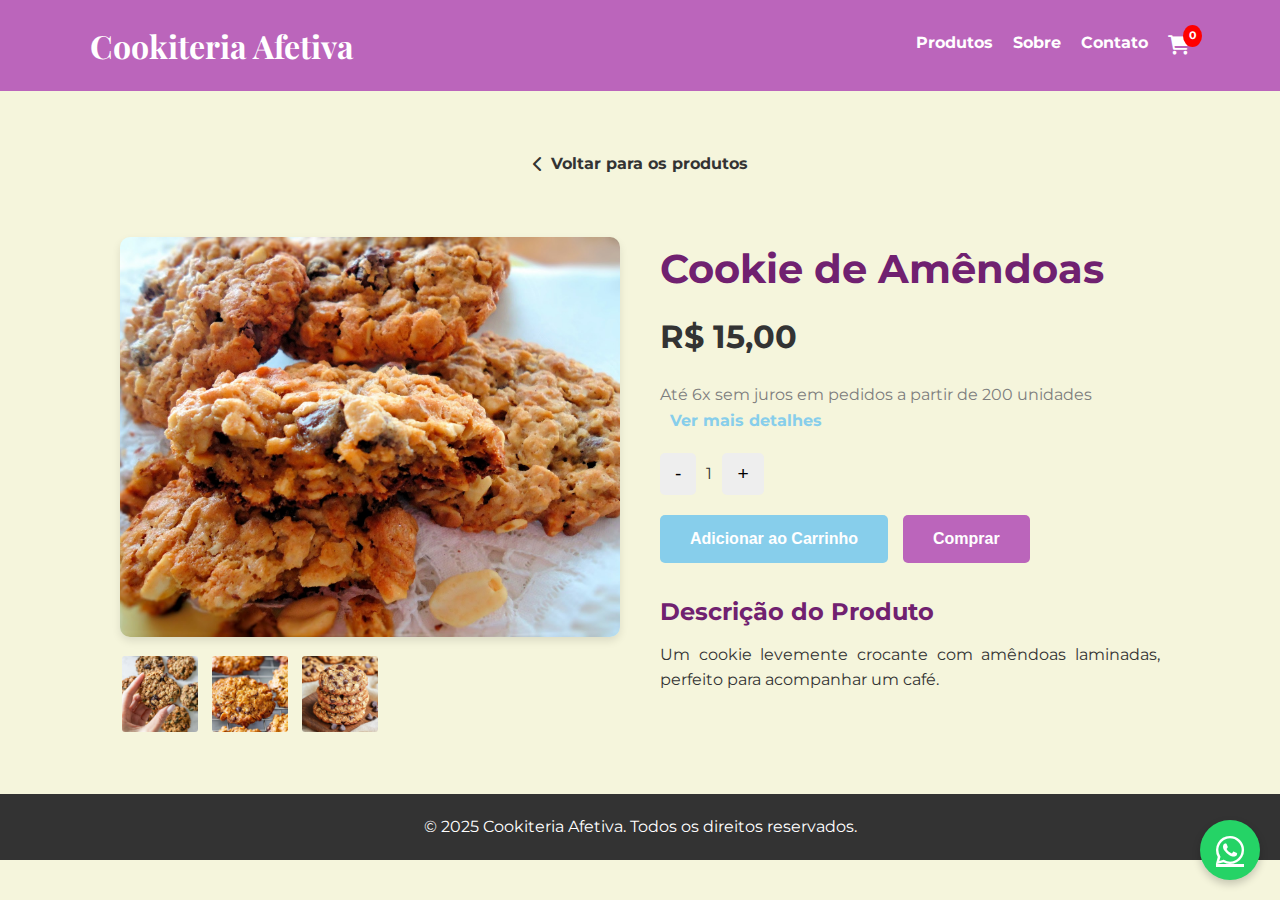
<file: amendoas.html>
<!DOCTYPE html>
<html lang="pt-BR">
<head>
    <meta charset="UTF-8">
    <meta name="viewport" content="width=device-width, initial-scale=1.0">
    <title>Cookie de Amêndoas - Cookiteria Afetiva</title>
    <link rel="stylesheet" href="style.css">
    <link rel="stylesheet" href="https://cdnjs.cloudflare.com/ajax/libs/font-awesome/6.0.0-beta3/css/all.min.css">
    <link rel="preconnect" href="https://fonts.googleapis.com">
    <link rel="preconnect" href="https://fonts.gstatic.com" crossorigin>
    <link href="https://fonts.googleapis.com/css2?family=Montserrat:wght@400;700&family=Playfair+Display:wght@700&display=swap" rel="stylesheet">
</head>
<body>

    <header>
        <div class="container header-container">
            <div class="navbar-brand">
                <a href="index.html">
                    <h1>Cookiteria Afetiva</h1>
                </a>
            </div>
            <nav>
                <ul>
                    <li><a href="index.html#produtos">Produtos</a></li>
                    <li><a href="index.html#sobre">Sobre</a></li>
                    <li><a href="index.html#contato">Contato</a></li>
                    <li>
                        <a href="carrinho.html" class="cart-icon">
                            <i class="fas fa-shopping-cart"></i>
                            <span class="cart-count">0</span>
                        </a>
                    </li>
                </ul>
            </nav>
        </div>
    </header>

    <main class="product-page">
        <div class="container product-container">
            <a href="index.html#produtos" class="back-link">
                <i class="fas fa-chevron-left"></i> Voltar para os produtos
            </a>
            <div class="product-container">
                <div class="product-images">
                    <div class="main-image">
                        <img src="" alt="" id="main-image">
                    </div>
                    <div class="thumbnail-images">
                        </div>
                </div>
                <div class="product-details">
                    <h2 class="product-name"></h2>
                    <p class="product-price"></p>
                    <div class="payment-info">
                        <p>Até 6x sem juros em pedidos a partir de 200 unidades</p>
                        <a href="#" class="details-link">Ver mais detalhes</a>
                    </div>
                    <div class="quantity-selector">
                        <button class="quantity-button minus">-</button>
                        <span id="quantity">1</span>
                        <button class="quantity-button plus">+</button>
                    </div>
                    <div class="action-buttons">
                        <button class="btn btn-add-to-cart">Adicionar ao Carrinho</button>
                        <button class="btn btn-buy">Comprar</button>
                    </div>
                    <div class="product-description">
                        <h3>Descrição do Produto</h3>
                        <p></p>
                    </div>
                </div>
            </div>
        </div>
    </main>

    <footer>
        <div class="container">
            <p>&copy; 2025 Cookiteria Afetiva. Todos os direitos reservados.</p>
        </div>
    </footer>

    <a href="https://wa.me/5591984579361" class="whatsapp-button" target="_blank" title="Fale conosco no WhatsApp">
        <i class="fab fa-whatsapp"></i>
    </a>

    <script src="shared.js"></script>

    <script src="data.js"></script>
    
    <script src="product_script.js"></script>

    <div class="notification" id="cart-notification">
    <i class="fas fa-check-circle"></i>
    <span id="notification-message"></span>
</div>
</body>
</html>
</file>
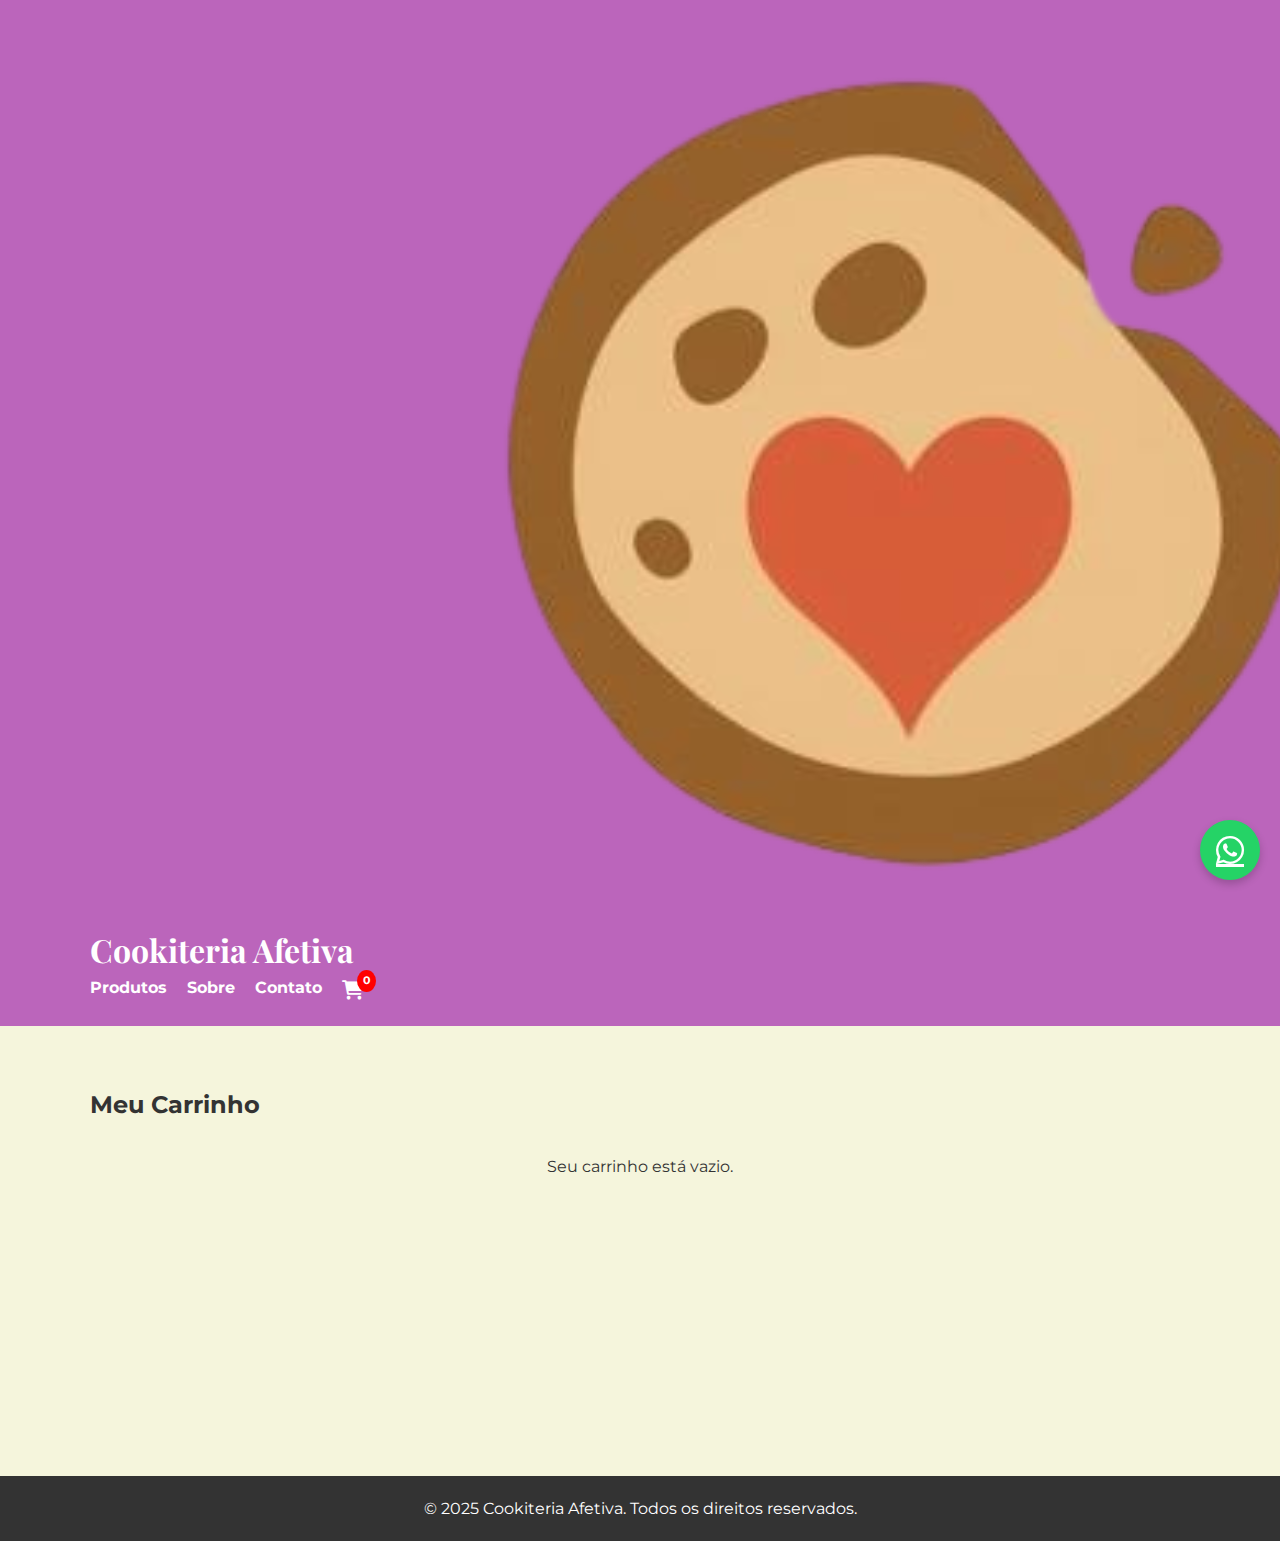
<file: carrinho.html>
<!DOCTYPE html>
<html lang="pt-BR">
<head>
    <meta charset="UTF-8">
    <meta name="viewport" content="width=device-width, initial-scale=1.0">
    <title>Meu Carrinho - Cookiteria Afetiva</title>
    <link rel="stylesheet" href="style.css">
    <link rel="stylesheet" href="https://cdnjs.cloudflare.com/ajax/libs/font-awesome/6.0.0-beta3/css/all.min.css">
    <link rel="preconnect" href="https://fonts.googleapis.com">
    <link rel="preconnect" href="https://fonts.gstatic.com" crossorigin>
    <link href="https://fonts.googleapis.com/css2?family=Montserrat:wght@400;700&family=Playfair+Display:wght@700&display=swap" rel="stylesheet">
</head>
<body>

    <header>
        <div class="container header-container">
            <div class="navbar-brand">
                <a href="index.html">
                    <img src="imagens/logomarca.png" alt="Logomarca Cookiteria Afetiva" class="logo">
                    <h1>Cookiteria Afetiva</h1>
                </a>
            </div>
            <nav>
                <ul>
                    <li><a href="index.html#produtos">Produtos</a></li>
                    <li><a href="index.html#sobre">Sobre</a></li>
                    <li><a href="index.html#contato">Contato</a></li>
                    <li>
                        <a href="carrinho.html" class="cart-icon">
                            <i class="fas fa-shopping-cart"></i>
                            <span class="cart-count">0</span>
                        </a>
                    </li>
                </ul>
            </nav>
        </div>
    </header>

    <main class="cart-page">
        <div class="container">
            <h2>Meu Carrinho</h2>
            
            <div id="cart-items">
                </div>
            
            <div id="cart-summary">
                <p id="cart-subtotal">Subtotal: R$ 0,00</p>
                <div class="button-group">
                    <a href="index.html" id="continue-shopping-button" class="btn">Continuar Comprando</a>
                    <button id="clear-cart-button" class="btn btn-primary">Esvaziar Carrinho</button>
                    <a href="agendar.html" id="checkout-button" class="btn btn-primary">Continuar para Agendamento</a>

                </div>
            </div>

            <p id="empty-cart-message" style="display:none; text-align:center;">Seu carrinho está vazio.</p>

        </div>
    </main>

    <footer>
        <div class="container">
            <p>&copy; 2025 Cookiteria Afetiva. Todos os direitos reservados.</p>
        </div>
    </footer>

    <a href="https://wa.me/5591984579361" class="whatsapp-button" target="_blank" title="Fale conosco no WhatsApp">
        <i class="fab fa-whatsapp"></i>
    </a>

    <script src="shared.js"></script>

    <script src="data.js"></script>
    
    <script src="cart_script.js"></script>
</body>
</html>
</file>
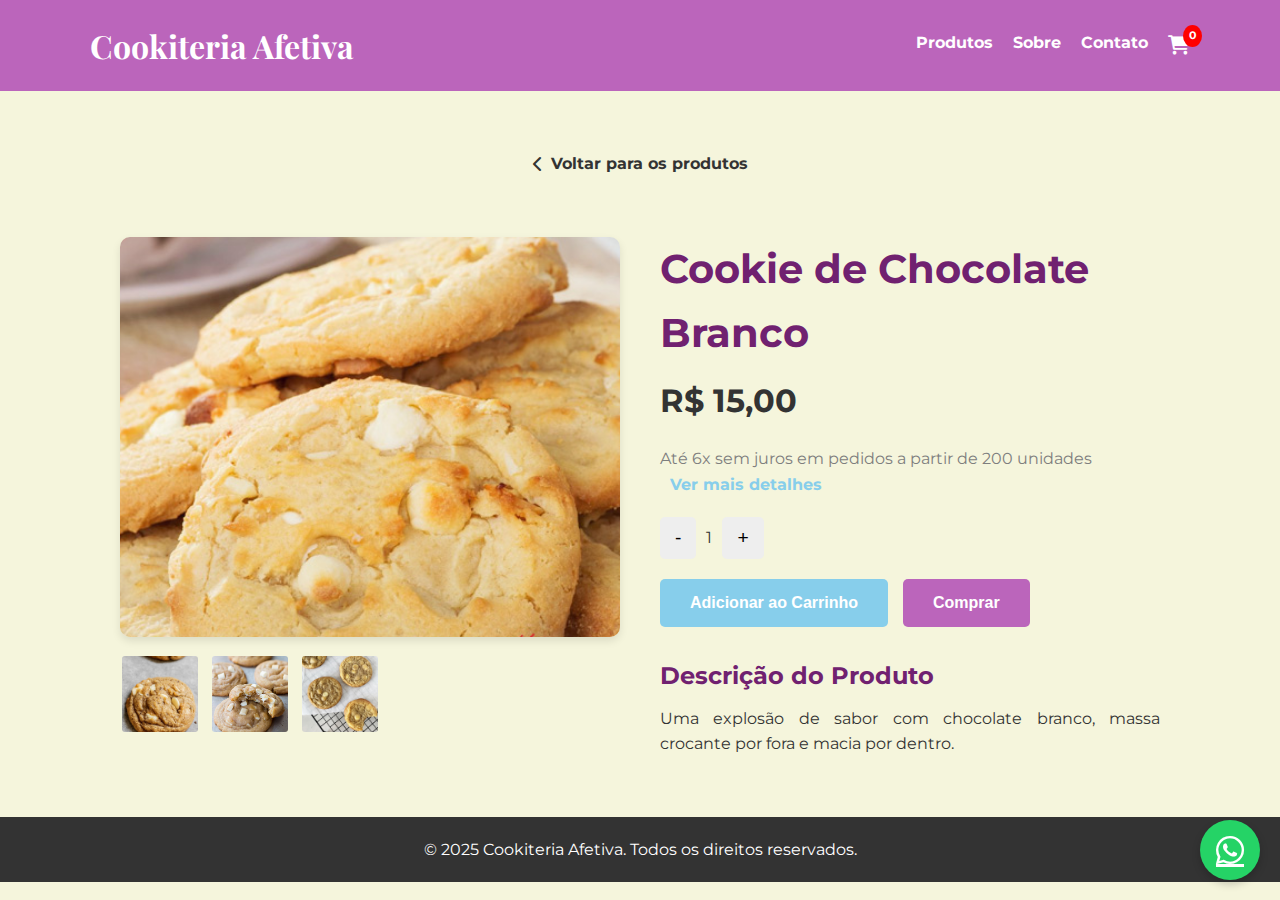
<file: chocolate-branco.html>
<!DOCTYPE html>
<html lang="pt-BR">
<head>
    <meta charset="UTF-8">
    <meta name="viewport" content="width=device-width, initial-scale=1.0">
    <title>Cookie de Chocolate Branco - Cookiteria Afetiva</title>
    <link rel="stylesheet" href="style.css">
    <link rel="stylesheet" href="https://cdnjs.cloudflare.com/ajax/libs/font-awesome/6.0.0-beta3/css/all.min.css">
    <link rel="preconnect" href="https://fonts.googleapis.com">
    <link rel="preconnect" href="https://fonts.gstatic.com" crossorigin>
    <link href="https://fonts.googleapis.com/css2?family=Montserrat:wght@400;700&family=Playfair+Display:wght@700&display=swap" rel="stylesheet">
</head>
<body>

    <header>
        <div class="container header-container">
            <div class="navbar-brand">
                <a href="index.html">
                    <h1>Cookiteria Afetiva</h1>
                </a>
            </div>
            <nav>
                <ul>
                    <li><a href="index.html#produtos">Produtos</a></li>
                    <li><a href="index.html#sobre">Sobre</a></li>
                    <li><a href="index.html#contato">Contato</a></li>
                    <li>
                        <a href="carrinho.html" class="cart-icon">
                            <i class="fas fa-shopping-cart"></i>
                            <span class="cart-count">0</span>
                        </a>
                    </li>
                </ul>
            </nav>
        </div>
    </header>

    <main class="product-page">
        <div class="container product-container">
            <a href="index.html#produtos" class="back-link">
                <i class="fas fa-chevron-left"></i> Voltar para os produtos
            </a>
            <div class="product-container">
                <div class="product-images">
                    <div class="main-image">
                        <img src="" alt="" id="main-image">
                    </div>
                    <div class="thumbnail-images">
                        </div>
                </div>
                <div class="product-details">
                    <h2 class="product-name"></h2>
                    <p class="product-price"></p>
                    <div class="payment-info">
                        <p>Até 6x sem juros em pedidos a partir de 200 unidades</p>
                        <a href="#" class="details-link">Ver mais detalhes</a>
                    </div>
                    <div class="quantity-selector">
                        <button class="quantity-button minus">-</button>
                        <span id="quantity">1</span>
                        <button class="quantity-button plus">+</button>
                    </div>
                    <div class="action-buttons">
                        <button class="btn btn-add-to-cart">Adicionar ao Carrinho</button>
                        <button class="btn btn-buy">Comprar</button>
                    </div>
                    <div class="product-description">
                        <h3>Descrição do Produto</h3>
                        <p></p>
                    </div>
                </div>
            </div>
        </div>
    </main>

    <footer>
        <div class="container">
            <p>&copy; 2025 Cookiteria Afetiva. Todos os direitos reservados.</p>
        </div>
    </footer>

    <a href="https://wa.me/5591984579361" class="whatsapp-button" target="_blank" title="Fale conosco no WhatsApp">
        <i class="fab fa-whatsapp"></i>
    </a>

    <script src="shared.js"></script>

    <script src="data.js"></script>
    
    <script src="product_script.js"></script>

    <div class="notification" id="cart-notification">
    <i class="fas fa-check-circle"></i>
    <span id="notification-message"></span>
</div>
</body>
</html>
</file>
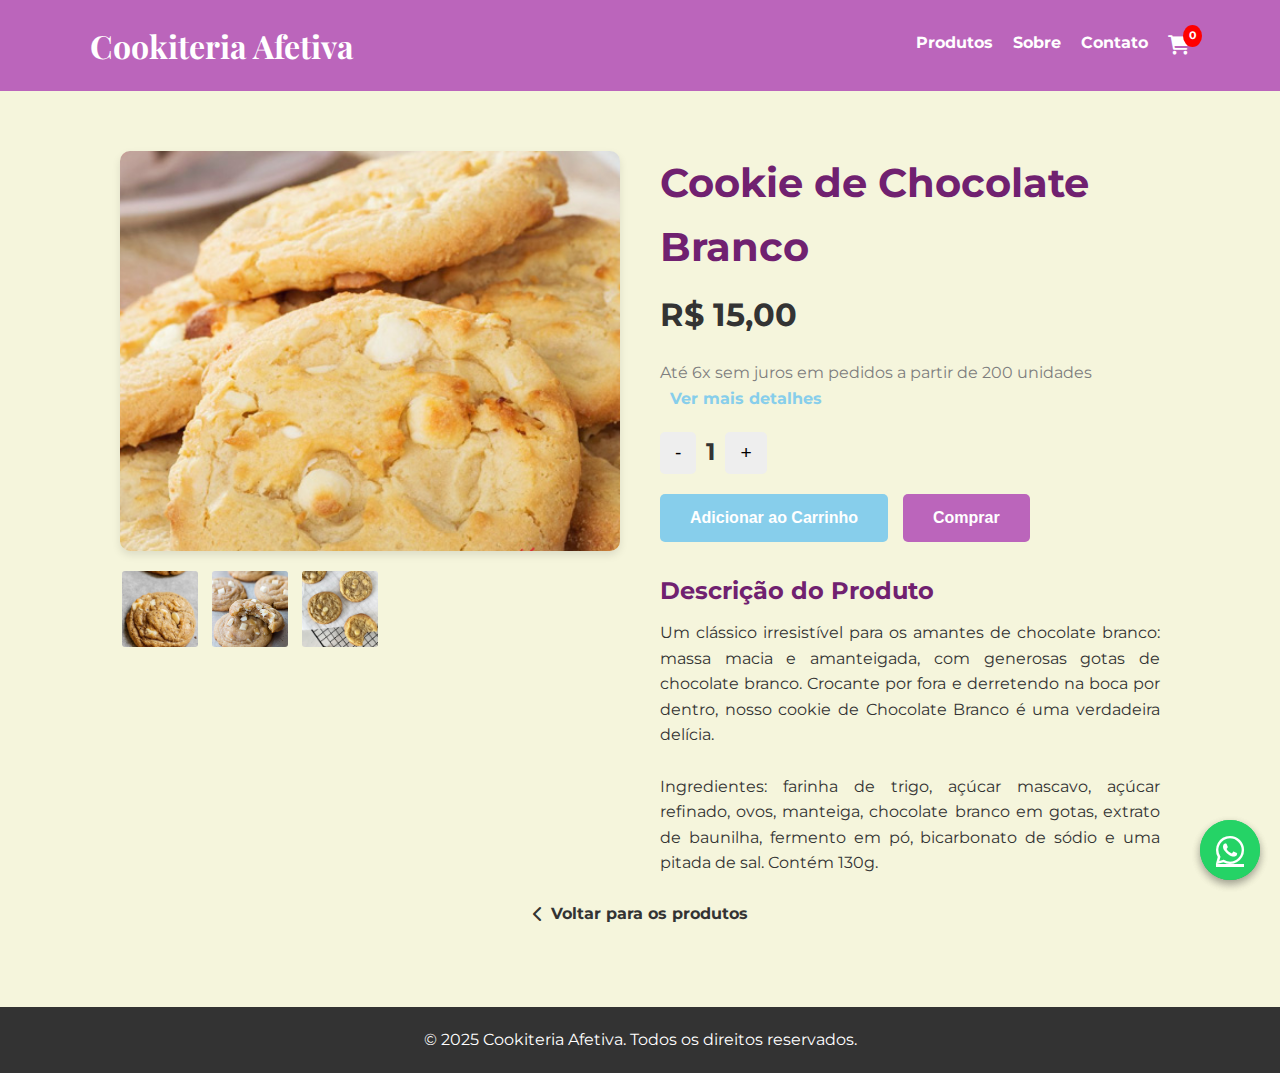
<file: chocolate_branco.html>
<!DOCTYPE html>
<html lang="pt-BR">
<head>
    <meta charset="UTF-8">
    <meta name="viewport" content="width=device-width, initial-scale=1.0">
    <title>Cookie de Chocolate Branco - Cookiteria Afetiva</title>
    <link rel="stylesheet" href="style.css">
    <link rel="stylesheet" href="https://cdnjs.cloudflare.com/ajax/libs/font-awesome/6.0.0-beta3/css/all.min.css">
    <link rel="preconnect" href="https://fonts.googleapis.com">
    <link rel="preconnect" href="https://fonts.gstatic.com" crossorigin>
    <link href="https://fonts.googleapis.com/css2?family=Montserrat:wght@400;700&family=Playfair+Display:wght@700&display=swap" rel="stylesheet">
</head>
<body>

    <header>
        <div class="container header-container">
            <div class="navbar-brand">
                <a href="index.html">
                    <h1>Cookiteria Afetiva</h1>
                </a>
            </div>
            <nav>
                <ul>
                    <li><a href="index.html#produtos">Produtos</a></li>
                    <li><a href="index.html#sobre">Sobre</a></li>
                    <li><a href="index.html#contato">Contato</a></li>
                    <li>
                        <a href="carrinho.html" class="cart-icon">
                            <i class="fas fa-shopping-cart"></i>
                            <span class="cart-count">0</span>
                        </a>
                    </li>
                </ul>
            </nav>
        </div>
    </header>

    <main class="product-page">
        <div class="container product-container">
            <div class="product-images">
                <div class="main-image">
                    <img src="imagens/chocolate_branco.jpg" alt="Cookie de Chocolate Branco">
                </div>
                <div class="thumbnail-images">
                    <img src="imagens/chocolate_branco_mini01.jpg" alt="Miniatura 1">
                    <img src="imagens/chocolate_branco_mini02.jpg" alt="Miniatura 2">
                    <img src="imagens/chocolate_branco_mini03.jpg" alt="Miniatura 3">
                </div>
            </div>

            <div class="product-details">
                <h2 class="product-name">Cookie de Chocolate Branco</h2>
                <p class="product-price">R$ 15,00</p>
                <div class="payment-info">
                    <p>Até 6x sem juros em pedidos a partir de 200 unidades</p>
                    <a href="#" class="details-link">Ver mais detalhes</a>
                </div>

                <div class="quantity-selector">
                    <button class="quantity-button minus">-</button>
                    <span class="quantity">1</span>
                    <button class="quantity-button plus">+</button>
                </div>

                <div class="action-buttons">
                    <button class="btn btn-add-to-cart">Adicionar ao Carrinho</button>
                    <button class="btn btn-buy">Comprar</button>
                </div>

            <div class="product-description">
                <h3>Descrição do Produto</h3>
                    <p>Um clássico irresistível para os amantes de chocolate branco: massa macia e amanteigada, com generosas gotas de chocolate branco. Crocante por fora e derretendo na boca por dentro, nosso cookie de Chocolate Branco é uma verdadeira delícia.</p>
                    <br>
                    <p>Ingredientes: farinha de trigo, açúcar mascavo, açúcar refinado, ovos, manteiga, chocolate branco em gotas, extrato de baunilha, fermento em pó, bicarbonato de sódio e uma pitada de sal. Contém 130g.</p>
            </div>
            </div>
        </div>
        <br>
        <div class="container product-container">
            <a href="index.html#produtos" class="back-link">
                <i class="fas fa-chevron-left"></i> Voltar para os produtos
            </a>
        </div>
    </main>

    <footer>
        <div class="container">
            <p>&copy; 2025 Cookiteria Afetiva. Todos os direitos reservados.</p>
        </div>
    </footer>

    <a href="https://wa.me/5591984579361" class="whatsapp-button" target="_blank" title="Fale conosco no WhatsApp">
        <i class="fab fa-whatsapp"></i>
    </a>
        <a href="https://wa.me/5591984579361" class="whatsapp-button" target="_blank" title="Fale conosco no WhatsApp">
        <i class="fab fa-whatsapp"></i>
    </a>

    <script src="shared.js"></script>
    <script src="product_script.js"></script>

    <div class="notification" id="cart-notification">
    <i class="fas fa-check-circle"></i>
    <span id="notification-message"></span>
</div>
</body>
</html>
</file>
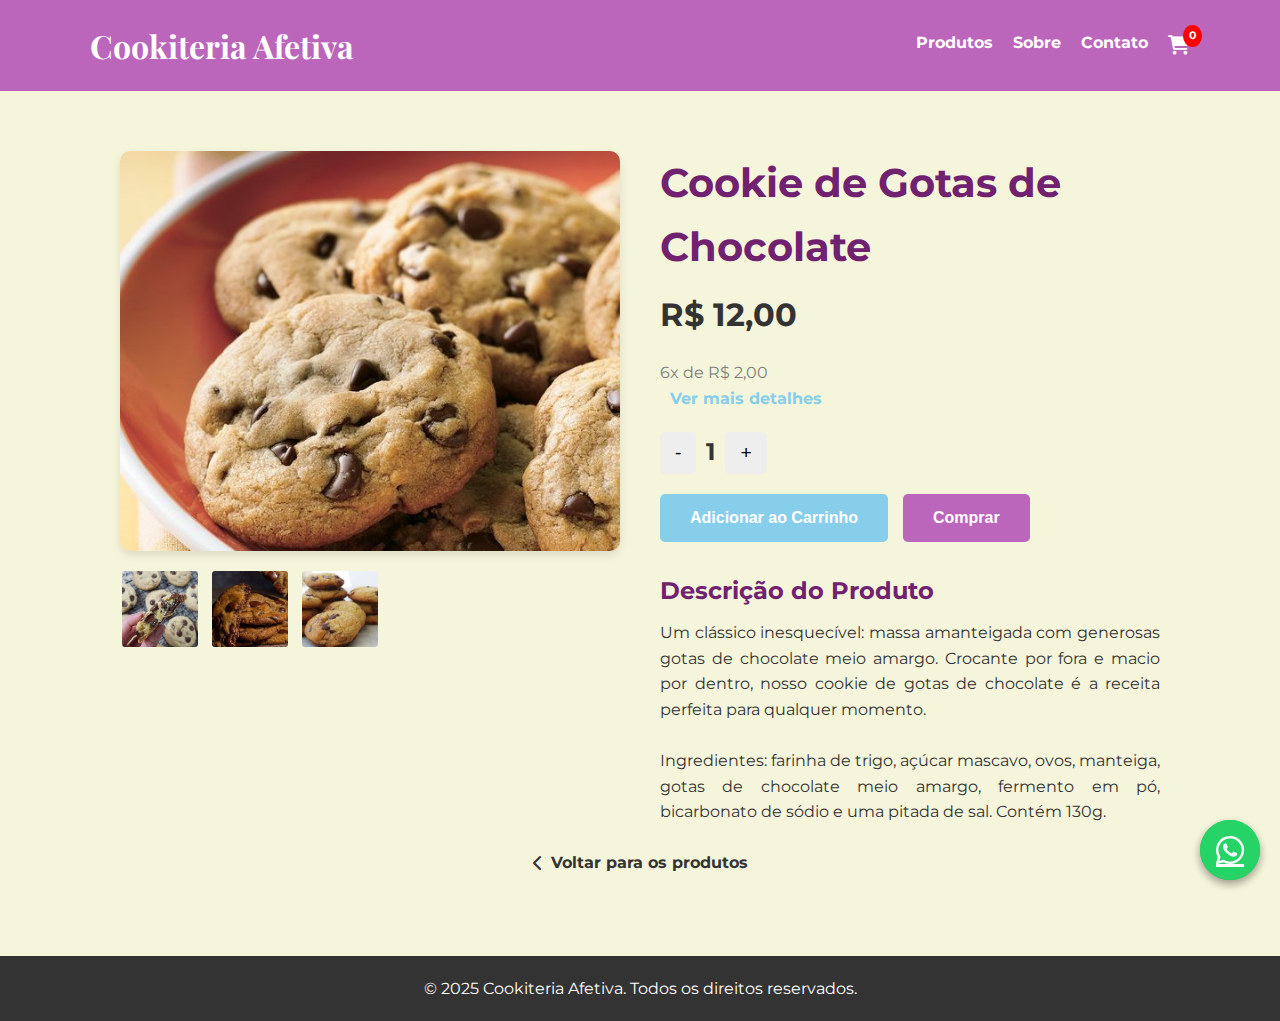
<file: gotas-chocolate.html>
<!DOCTYPE html>
<html lang="pt-BR">
<head>
    <meta charset="UTF-8">
    <meta name="viewport" content="width=device-width, initial-scale=1.0">
    <title>Cookie de Gotas de Chocolate - Cookiteria Afetiva</title>
    <link rel="stylesheet" href="style.css">
    <link rel="stylesheet" href="https://cdnjs.cloudflare.com/ajax/libs/font-awesome/6.0.0-beta3/css/all.min.css">
    <link rel="preconnect" href="https://fonts.googleapis.com">
    <link rel="preconnect" href="https://fonts.gstatic.com" crossorigin>
    <link href="https://fonts.googleapis.com/css2?family=Montserrat:wght@400;700&family=Playfair+Display:wght@700&display=swap" rel="stylesheet">
</head>
<body>

    <header>
        <div class="container header-container">
            <div class="navbar-brand">
                <a href="index.html">
                    <h1>Cookiteria Afetiva</h1>
                </a>
            </div>
            <nav>
                <ul>
                    <li><a href="index.html#produtos">Produtos</a></li>
                    <li><a href="index.html#sobre">Sobre</a></li>
                    <li><a href="index.html#contato">Contato</a></li>
                    <li>
                        <a href="carrinho.html" class="cart-icon">
                            <i class="fas fa-shopping-cart"></i>
                            <span class="cart-count">0</span>
                        </a>
                    </li>
                </ul>
            </nav>
        </div>
    </header>

    <main class="product-page">
        <div class="container product-container">
            <div class="product-images">
                <div class="main-image">
                    <img src="imagens/gotas_de_chocolate.jpg" alt="Cookie de Gotas de Chocolate">
                </div>
                <div class="thumbnail-images">
                    <img src="imagens/gotas_de_chocolate_mini01.jpg" alt="Miniatura 1">
                    <img src="imagens/gotas_de_chocolate_mini02.jpg" alt="Miniatura 2">
                    <img src="imagens/gotas_de_chocolate_mini03.jpg" alt="Miniatura 3">
                </div>
            </div>

            <div class="product-details">
                <h2 class="product-name">Cookie de Gotas de Chocolate</h2>
                <p class="product-price">R$ 12,00</p>
                <div class="payment-info">
                    <p>6x de R$ 2,00</p>
                    <a href="#" class="details-link">Ver mais detalhes</a>
                </div>

                <div class="quantity-selector">
                    <button class="quantity-button minus">-</button>
                    <span class="quantity">1</span>
                    <button class="quantity-button plus">+</button>
                </div>

                <div class="action-buttons">
                    <button class="btn btn-add-to-cart">Adicionar ao Carrinho</button>
                    <button class="btn btn-buy">Comprar</button>
                </div>

                <div class="product-description">
                    <h3>Descrição do Produto</h3>
                    <p>Um clássico inesquecível: massa amanteigada com generosas gotas de chocolate meio amargo. Crocante por fora e macio por dentro, nosso cookie de gotas de chocolate é a receita perfeita para qualquer momento.</p>
                    <br><p>Ingredientes: farinha de trigo, açúcar mascavo, ovos, manteiga, gotas de chocolate meio amargo, fermento em pó, bicarbonato de sódio e uma pitada de sal. Contém 130g.</p>
                </div>
            </div>
        </div>
        <br>
        <div class="container product-container">
            <a href="index.html#produtos" class="back-link">
                <i class="fas fa-chevron-left"></i> Voltar para os produtos
            </a>
        </div>
    </main>

    <footer>
        <div class="container">
            <p>&copy; 2025 Cookiteria Afetiva. Todos os direitos reservados.</p>
        </div>
    </footer>

    <a href="https://wa.me/5591984579361" class="whatsapp-button" target="_blank" title="Fale conosco no WhatsApp">
        <i class="fab fa-whatsapp"></i>
    </a>
        <a href="https://wa.me/5591984579361" class="whatsapp-button" target="_blank" title="Fale conosco no WhatsApp">
        <i class="fab fa-whatsapp"></i>
    </a>

    <script src="product_script.js"></script>
    <div class="notification" id="cart-notification">
    <i class="fas fa-check-circle"></i>
    <span id="notification-message"></span>
</div>
</body>
</html>
</file>
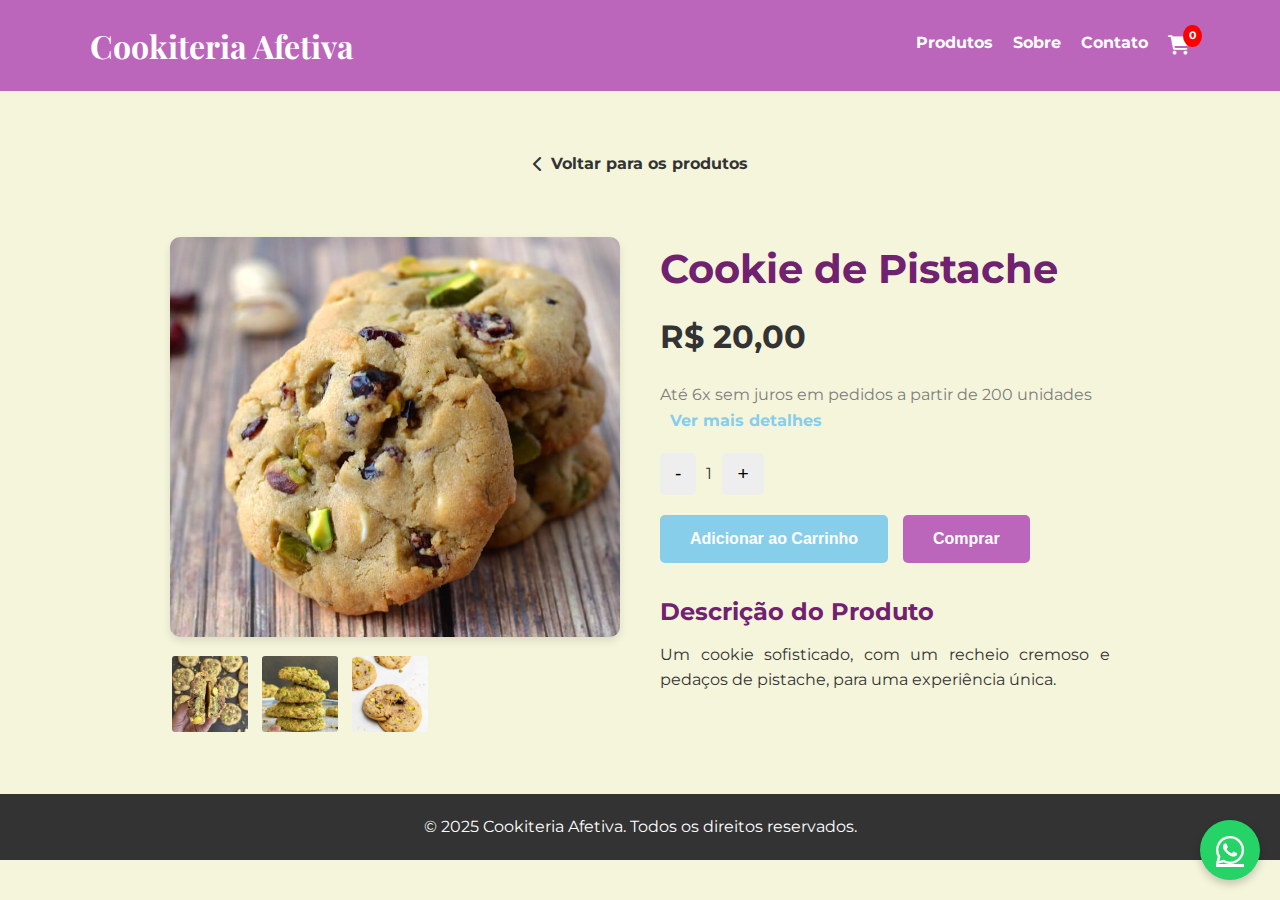
<file: pistache.html>
<!DOCTYPE html>
<html lang="pt-BR">
<head>
    <meta charset="UTF-8">
    <meta name="viewport" content="width=device-width, initial-scale=1.0">
    <title>Cookie de Pistache - Cookiteria Afetiva</title>
    <link rel="stylesheet" href="style.css">
    <link rel="stylesheet" href="https://cdnjs.cloudflare.com/ajax/libs/font-awesome/6.0.0-beta3/css/all.min.css">
    <link rel="preconnect" href="https://fonts.googleapis.com">
    <link rel="preconnect" href="https://fonts.gstatic.com" crossorigin>
    <link href="https://fonts.googleapis.com/css2?family=Montserrat:wght@400;700&family=Playfair+Display:wght@700&display=swap" rel="stylesheet">
</head>
<body>

    <header>
        <div class="container header-container">
            <div class="navbar-brand">
                <a href="index.html">
                    <h1>Cookiteria Afetiva</h1>
                </a>
            </div>
            <nav>
                <ul>
                    <li><a href="index.html#produtos">Produtos</a></li>
                    <li><a href="index.html#sobre">Sobre</a></li>
                    <li><a href="index.html#contato">Contato</a></li>
                    <li>
                        <a href="carrinho.html" class="cart-icon">
                            <i class="fas fa-shopping-cart"></i>
                            <span class="cart-count">0</span>
                        </a>
                    </li>
                </ul>
            </nav>
        </div>
    </header>

    <main class="product-page">
        <div class="container product-container">
            <a href="index.html#produtos" class="back-link">
                <i class="fas fa-chevron-left"></i> Voltar para os produtos
            </a>
            <div class="product-container">
                <div class="product-images">
                    <div class="main-image">
                        <img src="" alt="" id="main-image">
                    </div>
                    <div class="thumbnail-images">
                        </div>
                </div>
                <div class="product-details">
                    <h2 class="product-name"></h2>
                    <p class="product-price"></p>
                    <div class="payment-info">
                        <p>Até 6x sem juros em pedidos a partir de 200 unidades</p>
                        <a href="#" class="details-link">Ver mais detalhes</a>
                    </div>
                    <div class="quantity-selector">
                        <button class="quantity-button minus">-</button>
                        <span id="quantity">1</span>
                        <button class="quantity-button plus">+</button>
                    </div>
                    <div class="action-buttons">
                        <button class="btn btn-add-to-cart">Adicionar ao Carrinho</button>
                        <button class="btn btn-buy">Comprar</button>
                    </div>
                    <div class="product-description">
                        <h3>Descrição do Produto</h3>
                        <p></p>
                    </div>
                </div>
            </div>
        </div>
    </main>

    <footer>
        <div class="container">
            <p>&copy; 2025 Cookiteria Afetiva. Todos os direitos reservados.</p>
        </div>
    </footer>

    <a href="https://wa.me/5591984579361" class="whatsapp-button" target="_blank" title="Fale conosco no WhatsApp">
        <i class="fab fa-whatsapp"></i>
    </a>

    <script src="shared.js"></script>
    <script src="data.js"></script>    
    <script src="product_script.js"></script>

    <div class="notification" id="cart-notification">
    <i class="fas fa-check-circle"></i>
    <span id="notification-message"></span>
</div>
</body>
</html>
</file>
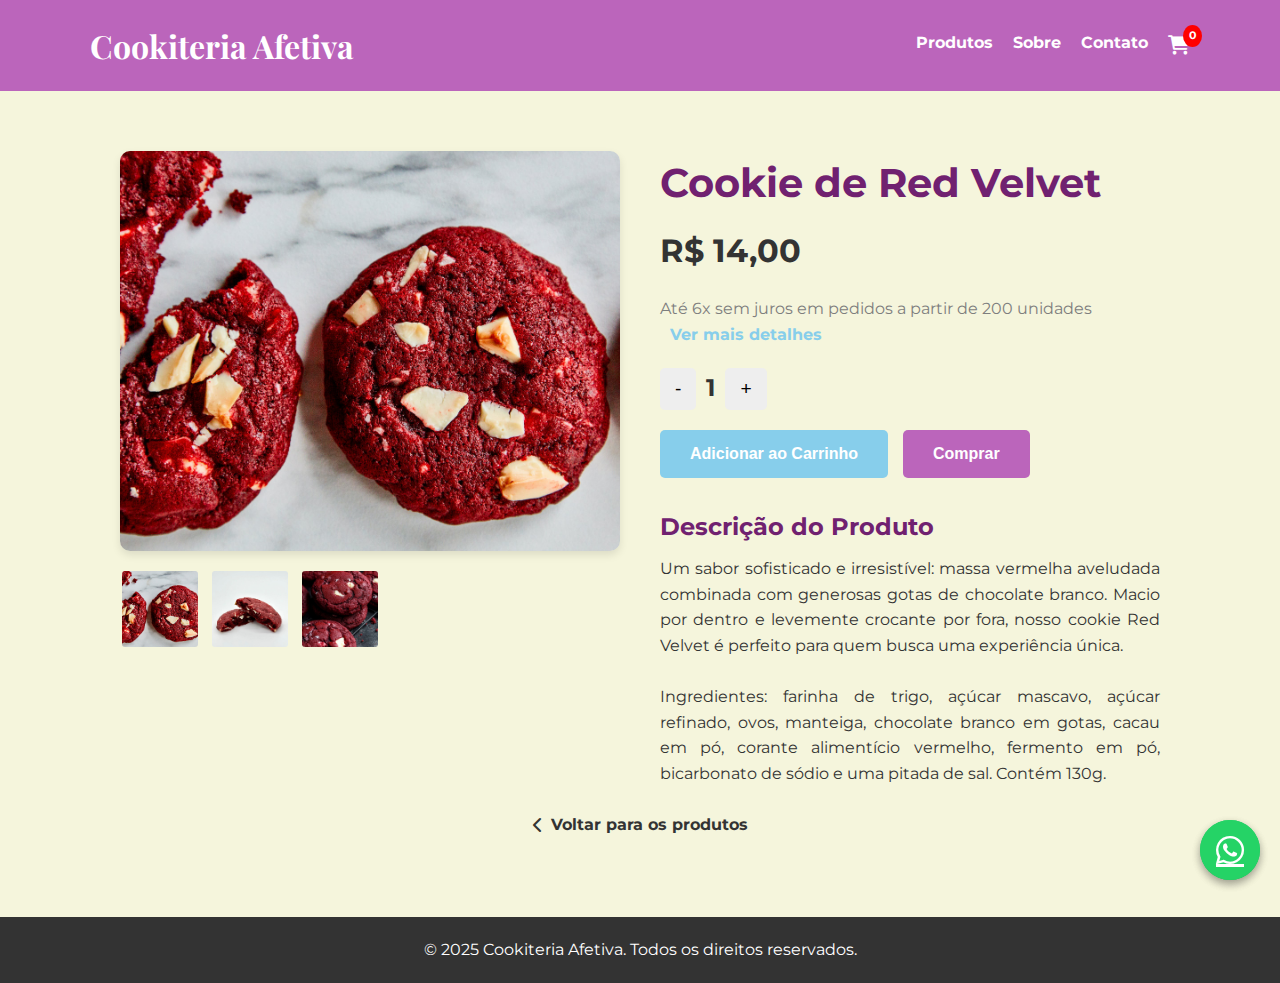
<file: red-velvet.html>
<!DOCTYPE html>
<html lang="pt-BR">
<head>
    <meta charset="UTF-8">
    <meta name="viewport" content="width=device-width, initial-scale=1.0">
    <title>Cookie de Red Velvet - Cookiteria Afetiva</title>
    <link rel="stylesheet" href="style.css">
    <link rel="stylesheet" href="https://cdnjs.cloudflare.com/ajax/libs/font-awesome/6.0.0-beta3/css/all.min.css">
    <link rel="preconnect" href="https://fonts.googleapis.com">
    <link rel="preconnect" href="https://fonts.gstatic.com" crossorigin>
    <link href="https://fonts.googleapis.com/css2?family=Montserrat:wght@400;700&family=Playfair+Display:wght@700&display=swap" rel="stylesheet">
</head>
<body>

    <header>
        <div class="container header-container">
            <div class="navbar-brand">
                <a href="index.html">
                    <h1>Cookiteria Afetiva</h1>
                </a>
            </div>
            <nav>
                <ul>
                    <li><a href="index.html#produtos">Produtos</a></li>
                    <li><a href="index.html#sobre">Sobre</a></li>
                    <li><a href="index.html#contato">Contato</a></li>
                    <li>
                        <a href="carrinho.html" class="cart-icon">
                            <i class="fas fa-shopping-cart"></i>
                            <span class="cart-count">0</span>
                        </a>
                    </li>
                </ul>
            </nav>
        </div>
    </header>

    <main class="product-page">
        <div class="container product-container">
            <div class="product-images">
                <div class="main-image">
                    <img src="imagens/red_velvet.jpg" alt="Cookie de Gotas de Red Velvet">
                </div>
                <div class="thumbnail-images">
                    <img src="imagens/red_velvet.jpg" alt="Miniatura 1">
                    <img src="imagens/red_velvet_mini01.jpg" alt="Miniatura 2">
                    <img src="imagens/red_velvet_mini02.jpg" alt="Miniatura 3">
                </div>
            </div>

            <div class="product-details">
                <h2 class="product-name">Cookie de Red Velvet</h2>
                <p class="product-price">R$ 14,00</p>
                <div class="payment-info">
                    <p>Até 6x sem juros em pedidos a partir de 200 unidades</p>
                    <a href="#" class="details-link">Ver mais detalhes</a>
                </div>

                <div class="quantity-selector">
                    <button class="quantity-button minus">-</button>
                    <span class="quantity">1</span>
                    <button class="quantity-button plus">+</button>
                </div>

                <div class="action-buttons">
                    <button class="btn btn-add-to-cart">Adicionar ao Carrinho</button>
                    <button class="btn btn-buy">Comprar</button>
                </div>

                <div class="product-description">
                    <h3>Descrição do Produto</h3>
                        <p>Um sabor sofisticado e irresistível: massa vermelha aveludada combinada com generosas gotas de chocolate branco. Macio por dentro e levemente crocante por fora, nosso cookie Red Velvet é perfeito para quem busca uma experiência única.</p>
                        <br>
                        <p>Ingredientes: farinha de trigo, açúcar mascavo, açúcar refinado, ovos, manteiga, chocolate branco em gotas, cacau em pó, corante alimentício vermelho, fermento em pó, bicarbonato de sódio e uma pitada de sal. Contém 130g.</p>
                </div>
            </div>
        </div>
        <br>
        <div class="container product-container">
            <a href="index.html#produtos" class="back-link">
                <i class="fas fa-chevron-left"></i> Voltar para os produtos
            </a>
        </div>
    </main>

    <footer>
        <div class="container">
            <p>&copy; 2025 Cookiteria Afetiva. Todos os direitos reservados.</p>
        </div>
    </footer>

    <a href="https://wa.me/5591984579361" class="whatsapp-button" target="_blank" title="Fale conosco no WhatsApp">
        <i class="fab fa-whatsapp"></i>
    </a>
        <a href="https://wa.me/5591984579361" class="whatsapp-button" target="_blank" title="Fale conosco no WhatsApp">
        <i class="fab fa-whatsapp"></i>
    </a>

    <script src="shared.js"></script>
    <script src="product_script.js"></script>

    <div class="notification" id="cart-notification">
    <i class="fas fa-check-circle"></i>
    <span id="notification-message"></span>
</div>
</body>
</html>
</file>
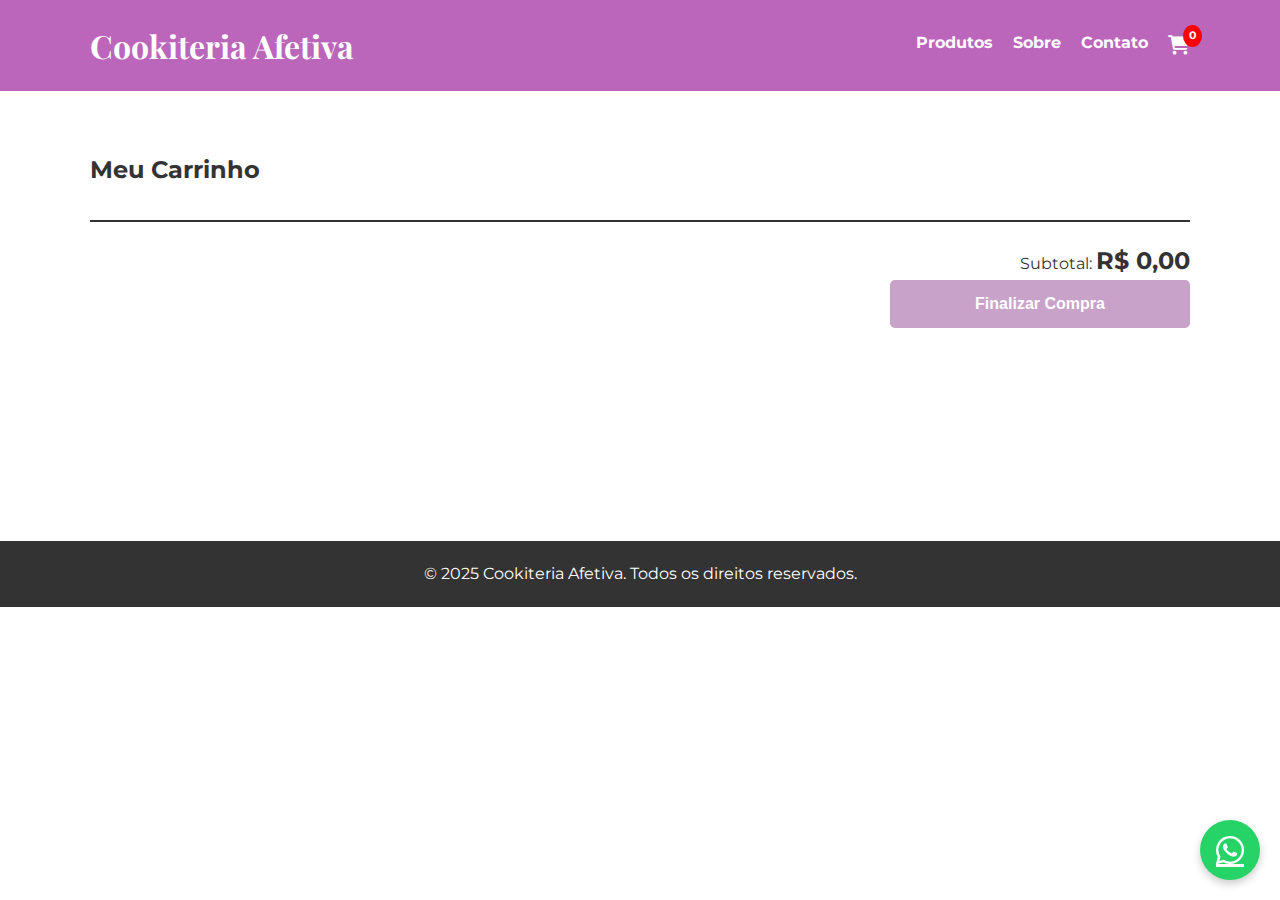
<file: cookiteria/carrinho.html>
<!DOCTYPE html>
<html lang="pt-BR">
<head>
    <meta charset="UTF-8">
    <meta name="viewport" content="width=device-width, initial-scale=1.0">
    <title>Meu Carrinho - Cookiteria Afetiva</title>
    <link rel="stylesheet" href="style.css">
    <link rel="stylesheet" href="https://cdnjs.cloudflare.com/ajax/libs/font-awesome/6.0.0-beta3/css/all.min.css">
    <link rel="preconnect" href="https://fonts.googleapis.com">
    <link rel="preconnect" href="https://fonts.gstatic.com" crossorigin>
    <link href="https://fonts.googleapis.com/css2?family=Montserrat:wght@400;700&family=Playfair+Display:wght@700&display=swap" rel="stylesheet">
</head>
<body>

    <header>
        <div class="container header-container">
            <h1>Cookiteria Afetiva</h1>
            <nav>
                <ul>
                    <li><a href="index.html#produtos">Produtos</a></li>
                    <li><a href="index.html#sobre">Sobre</a></li>
                    <li><a href="index.html#contato">Contato</a></li>
                    <li>
                        <a href="carrinho.html" class="cart-icon">
                            <i class="fas fa-shopping-cart"></i>
                            <span class="cart-count">0</span>
                        </a>
                    </li>
                </ul>
            </nav>
        </div>
    </header>

    <main class="cart-page">
        <div class="container">
            <h2>Meu Carrinho</h2>
            
            <div id="cart-items">
                </div>
            
            <div id="cart-summary">
                <p>Subtotal: <span id="cart-subtotal">R$ 0,00</span></p>
                <button id="checkout-button" class="btn btn-buy">Finalizar Compra</button>
            </div>

            <p id="empty-cart-message" style="display:none; text-align:center;">Seu carrinho está vazio.</p>

        </div>
    </main>

    <footer>
        <div class="container">
            <p>&copy; 2025 Cookiteria Afetiva. Todos os direitos reservados.</p>
        </div>
    </footer>

    <a href="https://wa.me/5591984579361" class="whatsapp-button" target="_blank" title="Fale conosco no WhatsApp">
        <i class="fab fa-whatsapp"></i>
    </a>

    <script src="script_produtos.js"></script>
</body>
</html>
</file>
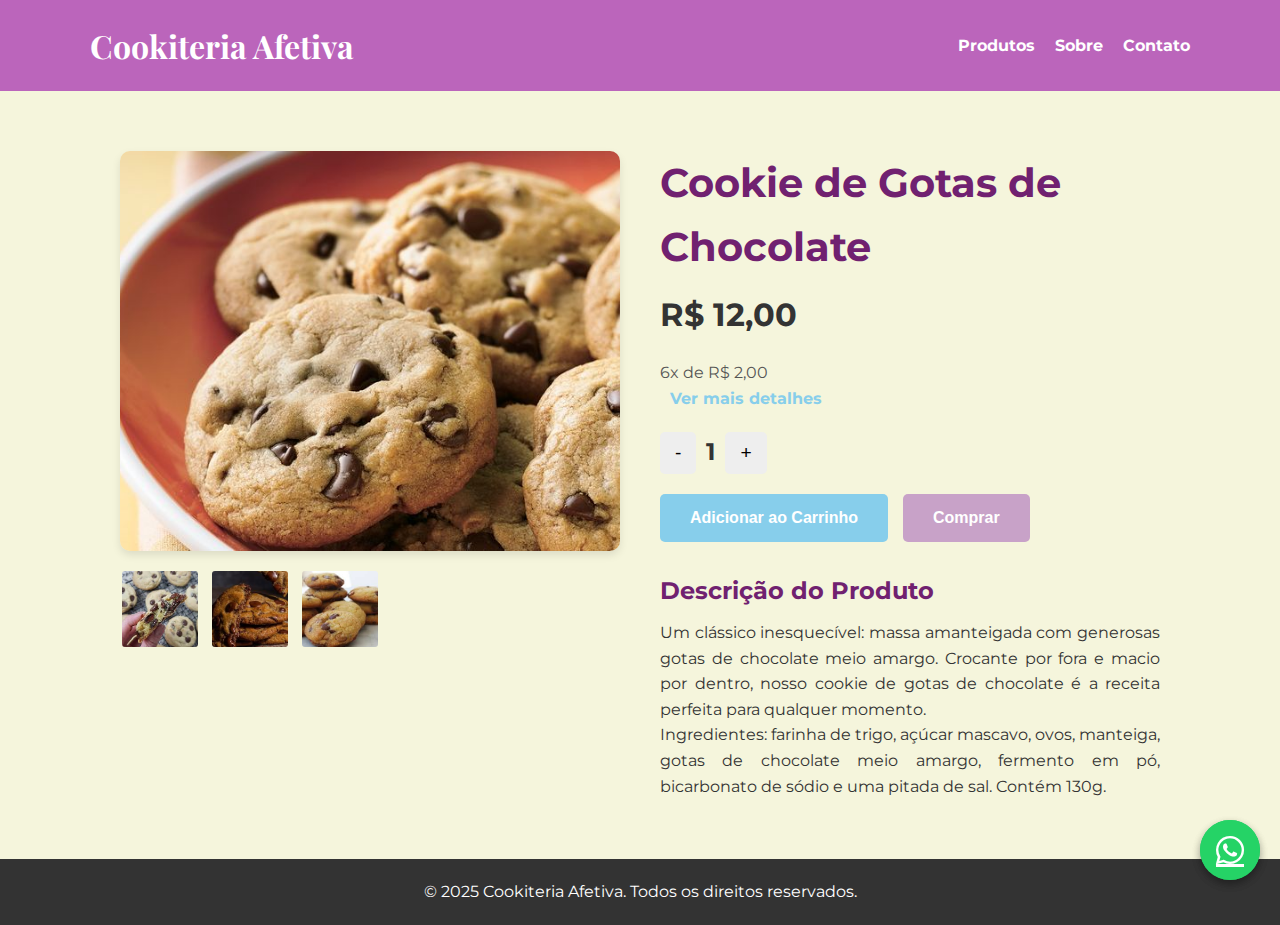
<file: cookiteria/gotas-chocolate.html>
<!DOCTYPE html>
<html lang="pt-BR">
<head>
    <meta charset="UTF-8">
    <meta name="viewport" content="width=device-width, initial-scale=1.0">
    <title>Cookie de Gotas de Chocolate - Cookiteria Afetiva</title>
    <link rel="stylesheet" href="style.css">
    <link rel="stylesheet" href="https://cdnjs.cloudflare.com/ajax/libs/font-awesome/6.0.0-beta3/css/all.min.css">
    <link rel="preconnect" href="https://fonts.googleapis.com">
    <link rel="preconnect" href="https://fonts.gstatic.com" crossorigin>
    <link href="https://fonts.googleapis.com/css2?family=Montserrat:wght@400;700&family=Playfair+Display:wght@700&display=swap" rel="stylesheet">
</head>
<body>

    <header>
        <div class="container header-container">
            <h1>Cookiteria Afetiva</h1>
            <nav>
                <ul>
                    <li><a href="index.html#produtos">Produtos</a></li>
                    <li><a href="index.html#sobre">Sobre</a></li>
                    <li><a href="index.html#contato">Contato</a></li>
                </ul>
            </nav>
        </div>
    </header>

    <main class="product-page">
        <div class="container product-container">
            <div class="product-images">
                <div class="main-image">
                    <img src="/imagens/gotas_de_chocolate.jpg" alt="Cookie de Gotas de Chocolate">
                </div>
                <div class="thumbnail-images">
                    <img src="/imagens/gotas_de_chocolate_mini01.jpg" alt="Miniatura 1">
                    <img src="/imagens/gotas_de_chocolate_mini02.jpg" alt="Miniatura 2">
                    <img src="/imagens/gotas_de_chocolate_mini03.jpg" alt="Miniatura 3">
                </div>
            </div>

            <div class="product-details">
                <h2 class="product-name">Cookie de Gotas de Chocolate</h2>
                <p class="product-price">R$ 12,00</p>
                <div class="payment-info">
                    <p>6x de R$ 2,00</p>
                    <a href="#" class="details-link">Ver mais detalhes</a>
                </div>

                <div class="quantity-selector">
                    <button class="quantity-button minus">-</button>
                    <span class="quantity">1</span>
                    <button class="quantity-button plus">+</button>
                </div>

                <div class="action-buttons">
                    <button class="btn btn-add-to-cart">Adicionar ao Carrinho</button>
                    <button class="btn btn-buy">Comprar</button>
                </div>

                <div class="product-description">
                    <h3>Descrição do Produto</h3>
                    <p>Um clássico inesquecível: massa amanteigada com generosas gotas de chocolate meio amargo. Crocante por fora e macio por dentro, nosso cookie de gotas de chocolate é a receita perfeita para qualquer momento.</p>
                    <p>Ingredientes: farinha de trigo, açúcar mascavo, ovos, manteiga, gotas de chocolate meio amargo, fermento em pó, bicarbonato de sódio e uma pitada de sal. Contém 130g.</p>
                </div>
            </div>
        </div>
    </main>

    <footer>
        <div class="container">
            <p>&copy; 2025 Cookiteria Afetiva. Todos os direitos reservados.</p>
        </div>
    </footer>

    <a href="https://wa.me/5591984579361" class="whatsapp-button" target="_blank" title="Fale conosco no WhatsApp">
        <i class="fab fa-whatsapp"></i>
    </a>
        <a href="https://wa.me/5591984579361" class="whatsapp-button" target="_blank" title="Fale conosco no WhatsApp">
        <i class="fab fa-whatsapp"></i>
    </a>

    <script src="script_produtos.js"></script> </body>
</body>
</html>
</file>
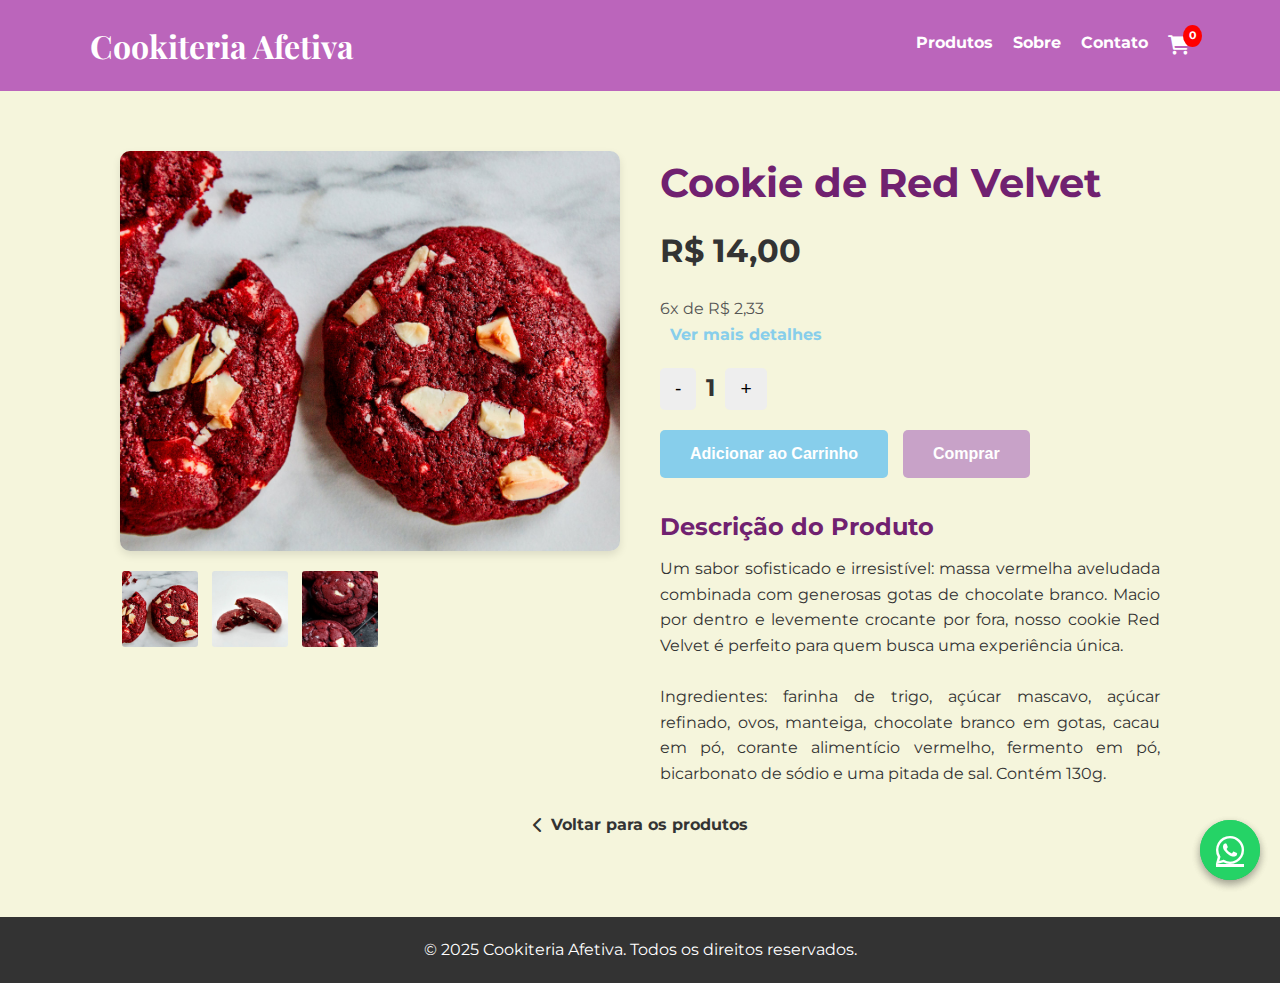
<file: cookiteria/red-velvet.html>
<!DOCTYPE html>
<html lang="pt-BR">
<head>
    <meta charset="UTF-8">
    <meta name="viewport" content="width=device-width, initial-scale=1.0">
    <title>Cookie de Red Velvet - Cookiteria Afetiva</title>
    <link rel="stylesheet" href="style.css">
    <link rel="stylesheet" href="https://cdnjs.cloudflare.com/ajax/libs/font-awesome/6.0.0-beta3/css/all.min.css">
    <link rel="preconnect" href="https://fonts.googleapis.com">
    <link rel="preconnect" href="https://fonts.gstatic.com" crossorigin>
    <link href="https://fonts.googleapis.com/css2?family=Montserrat:wght@400;700&family=Playfair+Display:wght@700&display=swap" rel="stylesheet">
</head>
<body>

    <header>
        <div class="container header-container">
            <h1>Cookiteria Afetiva</h1>
            <nav>
                <ul>
                    <li><a href="index.html#produtos">Produtos</a></li>
                    <li><a href="index.html#sobre">Sobre</a></li>
                    <li><a href="index.html#contato">Contato</a></li>
                    <li>
                        <a href="carrinho.html" class="cart-icon">
                            <i class="fas fa-shopping-cart"></i>
                            <span class="cart-count">0</span>
                        </a>
                    </li>
                </ul>
            </nav>
        </div>
    </header>

    <main class="product-page">
        <div class="container product-container">
            <div class="product-images">
                <div class="main-image">
                    <img src="/imagens/red_velvet.jpg" alt="Cookie de Gotas de Chocolate">
                </div>
                <div class="thumbnail-images">
                    <img src="/imagens/red_velvet.jpg" alt="Miniatura 1">
                    <img src="/imagens/red_velvet_mini01.jpg" alt="Miniatura 2">
                    <img src="/imagens/red_velvet_mini02.jpg" alt="Miniatura 3">
                </div>
            </div>

            <div class="product-details">
                <h2 class="product-name">Cookie de Red Velvet</h2>
                <p class="product-price">R$ 14,00</p>
                <div class="payment-info">
                    <p>6x de R$ 2,33</p>
                    <a href="#" class="details-link">Ver mais detalhes</a>
                </div>

                <div class="quantity-selector">
                    <button class="quantity-button minus">-</button>
                    <span class="quantity">1</span>
                    <button class="quantity-button plus">+</button>
                </div>

                <div class="action-buttons">
                    <button class="btn btn-add-to-cart">Adicionar ao Carrinho</button>
                    <button class="btn btn-buy">Comprar</button>
                </div>

                <div class="product-description">
                    <h3>Descrição do Produto</h3>
                        <p>Um sabor sofisticado e irresistível: massa vermelha aveludada combinada com generosas gotas de chocolate branco. Macio por dentro e levemente crocante por fora, nosso cookie Red Velvet é perfeito para quem busca uma experiência única.</p>
                        <br>
                        <p>Ingredientes: farinha de trigo, açúcar mascavo, açúcar refinado, ovos, manteiga, chocolate branco em gotas, cacau em pó, corante alimentício vermelho, fermento em pó, bicarbonato de sódio e uma pitada de sal. Contém 130g.</p>
                </div>
            </div>
        </div>
        <br>
        <div class="container product-container">
            <a href="index.html#produtos" class="back-link">
                <i class="fas fa-chevron-left"></i> Voltar para os produtos
            </a>
        </div>
    </main>

    <footer>
        <div class="container">
            <p>&copy; 2025 Cookiteria Afetiva. Todos os direitos reservados.</p>
        </div>
    </footer>

    <a href="https://wa.me/5591984579361" class="whatsapp-button" target="_blank" title="Fale conosco no WhatsApp">
        <i class="fab fa-whatsapp"></i>
    </a>
        <a href="https://wa.me/5591984579361" class="whatsapp-button" target="_blank" title="Fale conosco no WhatsApp">
        <i class="fab fa-whatsapp"></i>
    </a>

    <script src="script_produtos.js"></script> </body>
</body>
</html>
</file>
<file: style.css>
:root {
  /* Paleta de Cores */
  --cor-lavanda: #bb65bb;
  --cor-lavanda-escuro: #702170;
  --cor-lavanda-hover: #a780a7;
  --cor-lavanda-secundaria: #dec5f5;
  --cor-lavanda-secundaria-hover: #ca9cdf;
  --cor-azul: #87ceeb;
  --cor-azul-hover: #5b9bd5;
  --cor-azul-claro: #a8d8eb;
  --cor-azul-claro-hover: #69aedc;
  --cor-bege: #f5f5dc;
  --cor-neutra-escura: #333333;
  --cor-branca: #ffffff;
  --cor-cinza-clara: #eee;
  --cor-cinza-media: #7e7e7e;
  --cor-cinza-media-hover: #cfcfcf;
  --cor-cinza-borda: #ccc;
  --cor-alerta-carrinho: #f00;
  --cor-sucesso: #4CAF50;
}

* {
    margin: 0;
    padding: 0;
    box-sizing: border-box;
}

body {
    font-family: 'Montserrat', sans-serif;
    line-height: 1.6;
    background-color: var(--cor-bege);
    color: var(--cor-neutra-escura);
}

.container {
    width: 90%;
    max-width: 1100px;
    margin: auto;
}

/* --- Cabeçalho --- */
header {
    background-color: var(--cor-lavanda);
    color: var(--cor-branca);
    padding: 20px 0;
    position: sticky;
    top: 0;
    z-index: 1000;
}

.header-container {
    display: flex;
    justify-content: space-between;
    align-items: center;
    flex-wrap: wrap;
}

header h1 {
    font-family: 'Playfair Display', serif;
    font-size: 2rem;
    font-weight: 700;
}

nav ul {
    list-style: none;
    display: flex;
    gap: 20px;
}

nav ul li a {
    color: var(--cor-branca);
    text-decoration: none;
    font-weight: bold;
    transition: color 0.3s ease;
}

nav ul li a:hover {
    color: var(--cor-azul);
}

/* --- Seção de Resumo (Hero) --- */
.hero {
    background-color: var(--cor-azul);
    color: var(--cor-neutra-escura);
    padding: 80px 0;
    text-align: center;
}

.hero h2 {
    font-family: 'Playfair Display', serif;
    font-size: 2.5rem;
    margin-bottom: 20px;
}

/* --- Cards de Produtos --- */
.produtos {
    padding: 60px 0;
    background: linear-gradient(rgba(245, 245, 220, 0.8), rgba(245, 245, 220, 0.8)),
                url('imagens/plano_de_fundo.png') no-repeat center center/cover fixed;
}

.produtos h2 {
    font-family: 'Playfair Display', serif;
    text-align: center;
    margin-bottom: 40px;
}

.cards {
    display: flex;
    flex-wrap: wrap;
    gap: 30px;
    justify-content: center;
}

.card {
    background-color: var(--cor-branca);
    border-radius: 10px;
    box-shadow: 0 4px 8px rgba(0,0,0,0.1);
    text-align: center;
    padding-bottom: 20px;
    width: 300px;
    transition: transform 0.3s ease;
}

.card:hover {
    transform: translateY(-5px);
}

.card img {
    width: 100%;
    height: 200px;
    object-fit: cover;
    border-radius: 10px 10px 0 0;
    margin-bottom: 15px;
}

.card h3 {
    font-size: 1.5rem;
    color: var(--cor-lavanda-escuro);
    margin-bottom: 10px;
}

.card .price {
    font-weight: bold;
    color: var(--cor-neutra-escura);
}

/* --- Seções Sobre e Contato --- */
.sobre, .contato {
    padding: 60px 0;
    text-align: center;
}

.sobre {
    background-color: var(--cor-bege);
}

.sobre p {
    max-width: 800px;
    margin: 20px auto 0;
}

.contato {
    background-color: var(--cor-azul);
    color: var(--cor-branca);
}

.contato p {
    font-size: 1.2rem;
    margin-top: 10px;
}

/* --- Rodapé --- */
footer {
    background-color: var(--cor-neutra-escura);
    color: var(--cor-branca);
    text-align: center;
    padding: 20px 0;
}

/* --- Botão do WhatsApp --- */
.whatsapp-button {
    position: fixed;
    bottom: 20px;
    right: 20px;
    background-color: #25D366; /* Mantive essa cor como um ponto de destaque externo, já que não está na sua paleta */
    color: var(--cor-branca);
    width: 60px;
    height: 60px;
    border-radius: 50%;
    display: flex;
    justify-content: center;
    align-items: center;
    font-size: 2em;
    box-shadow: 0 4px 8px rgba(0,0,0,0.2);
    transition: transform 0.3s ease;
    z-index: 1000;
}

.whatsapp-button:hover {
    transform: scale(1.1);
}

/* --- Estilos para a Página de Produto Cookie de gotas de chocolate--- */
.product-page {
    padding: 60px 0;
    background-color: var(--cor-bege);
}

.product-container {
    display: flex;
    flex-wrap: wrap;
    gap: 40px;
    justify-content: center;
    align-items: flex-start;
}

.product-images {
    flex: 1;
    max-width: 500px;
}

/* Estilo para a imagem principal */
.main-image img {
    width: 100%;
    height: 400px;
    object-fit: cover;
    border-radius: 10px;
    box-shadow: 0 4px 8px rgba(0,0,0,0.1);
}

.thumbnail-images {
    display: flex;
    gap: 10px;
    margin-top: 10px;
    justify-content: flex-start;
}

.thumbnail-images img {
    width: 80px;
    height: 80px;
    object-fit: cover;
    border-radius: 5px;
    cursor: pointer;
    border: 2px solid transparent;
    transition: border-color 0.3s ease;
}

.thumbnail-images img:hover, .thumbnail-images img.active {
    border-color: var(--cor-lavanda);
}

.product-details {
    flex: 1;
    max-width: 500px;
}

.product-name {
    font-size: 2.5rem;
    color: var(--cor-lavanda-escuro);
    margin-bottom: 10px;
}

.product-price {
    font-size: 2rem;
    font-weight: bold;
    color: var(--cor-neutra-escura);
    margin-bottom: 20px;
}

.payment-info {
    font-size: 1rem;
    color: var(--cor-cinza-media);
    margin-bottom: 20px;
}

.payment-info .details-link {
    color: var(--cor-azul);
    text-decoration: none;
    font-weight: bold;
    margin-left: 10px;
}

.quantity-selector {
    display: flex;
    align-items: center;
    gap: 10px;
    margin-bottom: 20px;
}

.quantity-button {
    background-color: var(--cor-cinza-clara);
    border: none;
    padding: 10px 15px;
    font-size: 1.2rem;
    cursor: pointer;
    border-radius: 5px;
    transition: background-color 0.3s ease;
}

.quantity-button:hover {
    background-color: #ddd;
}

.quantity {
    font-size: 1.5rem;
    font-weight: bold;
}

.action-buttons {
    display: flex;
    gap: 15px;
    margin-bottom: 30px;
}

.btn {
    padding: 15px 30px;
    border: none;
    border-radius: 5px;
    font-size: 1rem;
    font-weight: bold;
    cursor: pointer;
    transition: background-color 0.3s ease;
}

.btn-add-to-cart {
    background-color: var(--cor-azul);
    color: var(--cor-branca);
}

.btn-add-to-cart:hover {
    background-color: var(--cor-azul-hover);
}

.btn-buy {
    background-color: var(--cor-lavanda);
    color: var(--cor-branca);
}

.btn-buy:hover {
    background-color: var(--cor-lavanda-hover);
}

.product-description h3 {
    font-size: 1.5rem;
    color: var(--cor-lavanda-escuro);
    margin-bottom: 10px;
}

.product-description p {
    text-align: justify;
}

/* Estilos para o ícone do carrinho no cabeçalho */
.cart-icon {
    position: relative;
    color: var(--cor-branca);
    font-size: 1.2rem;
    text-decoration: none;
}

.cart-count {
    position: absolute;
    top: -8px;
    right: -12px;
    background-color: var(--cor-alerta-carrinho);
    color: var(--cor-branca);
    font-size: 0.7rem;
    font-weight: bold;
    padding: 2px 6px;
    border-radius: 50%;
}

/* Responsividade */
@media (max-width: 768px) {
    .product-container {
        flex-direction: column;
        align-items: center;
    }
    .product-images, .product-details {
        max-width: 100%;
    }
}

/* Estilo para o link de voltar */
.back-link {
    display: flex;
    align-items: center;
    gap: 8px;
    text-decoration: none;
    color: var(--cor-neutra-escura);
    font-weight: bold;
    margin-bottom: 20px;
    transition: color 0.3s ease;
}

.back-link:hover {
    color: var(--cor-lavanda);
}

/* Garante que o link de voltar apareça no topo da coluna em telas maiores */
.product-container .back-link {
    grid-column: 1 / -1;
}

/* Ajusta o alinhamento em telas menores */
@media (max-width: 768px) {
    .product-container {
        align-items: flex-start;
    }
    .back-link {
        margin-top: 20px;
    }
}

/* --- Estilos para a página do carrinho --- */
.cart-page {
    padding: 60px 0;
    min-height: 50vh;
}

#cart-items {
    margin-bottom: 30px;
}

.cart-item {
    display: flex;
    justify-content: space-between;
    align-items: center;
    border-bottom: 1px solid #ddd;
    padding: 15px 0;
    gap: 20px;
}

.cart-item-image {
    width: 80px;
    height: 80px;
    border-radius: 5px;
    overflow: hidden;
}

.cart-item-image img {
    width: 100%;
    height: 100%;
    object-fit: cover;
}

.cart-item-details {
    flex-grow: 1;
}

.cart-item-details h3 {
    font-size: 1.2rem;
    color: var(--cor-lavanda-escuro);
    margin-bottom: 5px;
}

.cart-item-price {
    font-weight: bold;
    color: var(--cor-neutra-escura);
}

.cart-item-actions {
    display: flex;
    align-items: center;
    gap: 10px;
}

.cart-item-actions .quantity-button {
    padding: 5px 10px;
}

.cart-item-actions .remove-item {
    background: none;
    border: none;
    color: var(--cor-alerta-carrinho);
    cursor: pointer;
    font-size: 1.2rem;
    transition: color 0.3s ease;
}

.cart-item-actions .remove-item:hover {
    color: #a00; /* Poderia ser uma variável de hover mais escura, como --cor-alerta-carrinho-hover */
}

#cart-summary {
    display: flex;
    flex-direction: column;
    align-items: flex-end;
    padding: 20px 0;
    border-top: 2px solid var(--cor-neutra-escura);
}

#cart-subtotal {
    font-size: 1.5rem;
    font-weight: bold;
    margin-bottom: 20px;
}

#checkout-button {
    width: 100%;
    max-width: 300px;
}

/* Responsividade para a página do carrinho */
@media (max-width: 500px) {
    .cart-item {
        flex-direction: column;
        align-items: flex-start;
        gap: 10px;
    }

    .cart-item-actions {
        width: 100%;
        justify-content: space-between;
    }
}

/* Remove o sublinhado dos links dos cards de produto */
.card-link {
    text-decoration: none;
}

/* Estilos para a Notificação de Adicionado ao Carrinho */
.notification {
    position: fixed;
    bottom: 20px;
    right: 20px;
    background-color: var(--cor-sucesso);
    color: var(--cor-branca);
    padding: 15px 20px;
    border-radius: 5px;
    box-shadow: 0 4px 8px rgba(0, 0, 0, 0.2);
    display: flex;
    align-items: center;
    gap: 10px;
    opacity: 0;
    visibility: hidden;
    transition: opacity 0.3s ease, visibility 0.3s ease;
    z-index: 1000;
}

.notification.show {
    opacity: 1;
    visibility: visible;
}

.notification i {
    font-size: 1.2rem;
}

/* Estilos para o link no cabeçalho */
.navbar-brand a {
    text-decoration: none;
    color: inherit;
    display: block; 
}

/* Opcional: Adiciona um efeito ao passar o mouse */
.navbar-brand a:hover {
    color: #dddddd;
}

/* Ajustes para alinhar os botões lado a lado */
#cart-summary {
    display: flex;
    flex-direction: column;
    align-items: flex-end;
    padding: 20px 0;
    border-top: 2px solid var(--cor-neutra-escura);
}

#cart-summary .button-group {
    display: flex;
    gap: 15px;
    width: 100%;
    max-width: 300px;
}

/*Estilo para o botão de continuar comprando */
#continue-shopping-button {
    background-color: var(--cor-lavanda-secundaria);
    color: var(--cor-neutra-escura);
    border: 1px solid var(--cor-cinza-borda);
    flex-grow: 1;
    text-align: center;
    padding: 10px 20px;
    border-radius: 5px;
    text-decoration: none;
    font-weight: bold;
}

#continue-shopping-button:hover {
    background-color: var(--cor-lavanda-secundaria-hover);
}

/*Estilo para o botão de esvaziar carrinho */
#clear-cart-button {
    background-color: var(--cor-cinza-media-hover);
    color: var(--cor-neutra-escura);
    border: 1px solid var(--cor-cinza-borda);
    flex-grow: 1;
    text-align: center;
    padding: 10px 20px;
    border-radius: 5px;
    text-decoration: none;
    font-weight: bold;
}

#clear-cart-button:hover {
    background-color: var(--cor-cinza-media);
}



/* Ajustamos o botão de finalizar compra para ocupar o mesmo espaço */
#checkout-button {
    flex-grow: 1;
    width: auto;
}

/* Estilo para o botão principal de ação (Finalizar Compra) */
.btn-primary {
    background-color: var(--cor-azul-claro);
    color: var(--cor-neutra-escura);
    text-decoration: none;
    padding: 10px 20px;
    border-radius: 5px;
    font-weight: bold;
    cursor: pointer;
    border: none;
    transition: background-color 0.3s ease;
}

.btn-primary:hover {
    background-color: var(--cor-azul-claro-hover);
}
</file>
<file: cookiteria/style.css>
/* Paleta de Cores: */
/* Lavanda: #c8a2c8 */
/* Azul: #87ceeb */
/* Bege: #f5f5dc */
/* Neutro escuro: #333333 */

* {
    margin: 0;
    padding: 0;
    box-sizing: border-box;
}

body {
    font-family: 'Montserrat', sans-serif;
    line-height: 1.6;
    /*background-color: #f5f5dc;  Bege */
    color: #333333;
}

.container {
    width: 90%;
    max-width: 1100px;
    margin: auto;
}

/* --- Cabeçalho --- */
header {
    background-color: #bb65bb; /* Lavanda */
    color: white;
    padding: 20px 0;
    position: sticky;
    top: 0;
    z-index: 1000;
}

.header-container {
    display: flex;
    justify-content: space-between;
    align-items: center;
    flex-wrap: wrap;
}

header h1 {
    font-family: 'Playfair Display', serif;
    font-size: 2rem;
    font-weight: 700;
}

nav ul {
    list-style: none;
    display: flex;
    gap: 20px;
}

nav ul li a {
    color: white;
    text-decoration: none;
    font-weight: bold;
    transition: color 0.3s ease;
}

nav ul li a:hover {
    color: #87ceeb; /* Azul claro */
}

/* --- Seção de Resumo (Hero) --- */
.hero {
    background-color: #87ceeb; /* Azul */
    color: #333333;
    padding: 80px 0;
    text-align: center;
}

.hero h2 {
    font-family: 'Playfair Display', serif;
    font-size: 2.5rem;
    margin-bottom: 20px;
}

/* --- Cards de Produtos --- */
.produtos {
    padding: 60px 0;
    /* A imagem de fundo agora é aplicada aqui */
    background: linear-gradient(rgba(245, 245, 220, 0.8), rgba(245, 245, 220, 0.8)),
                url('/imagens/plano_de_fundo.png') no-repeat center center/cover fixed;
}

.produtos h2 {
    font-family: 'Playfair Display', serif;
    text-align: center;
    margin-bottom: 40px;
}

.cards {
    display: flex;
    flex-wrap: wrap;
    gap: 30px;
    justify-content: center;
}

.card {
    background-color: white;
    border-radius: 10px;
    box-shadow: 0 4px 8px rgba(0,0,0,0.1);
    text-align: center;
    padding-bottom: 20px;
    width: 300px;
    transition: transform 0.3s ease;
}

.card:hover {
    transform: translateY(-5px);
}

.card img {
    width: 100%;
    height: 200px;
    object-fit: cover;
    border-radius: 10px 10px 0 0;
    margin-bottom: 15px;
}

.card h3 {
    font-size: 1.5rem;
    color: #702170; /* Lavanda */
    margin-bottom: 10px;
}

.card .price {
    font-weight: bold;
    color: #333333;
}

/* --- Seções Sobre e Contato --- */
.sobre, .contato {
    padding: 60px 0;
    text-align: center;
}

.sobre {
    background-color: #f5f5dc; /* Bege */
}

.sobre p {
    max-width: 800px;
    margin: 20px auto 0;
}

.contato {
    background-color: #87ceeb; /* Azul */
    color: white;
}

.contato p {
    font-size: 1.2rem;
    margin-top: 10px;
}

/* --- Rodapé --- */
footer {
    background-color: #333333;
    color: white;
    text-align: center;
    padding: 20px 0;
}

/* --- Botão do WhatsApp --- */
.whatsapp-button {
    position: fixed;
    bottom: 20px;
    right: 20px;
    background-color: #25D366;
    color: white;
    width: 60px;
    height: 60px;
    border-radius: 50%;
    display: flex;
    justify-content: center;
    align-items: center;
    font-size: 2em;
    box-shadow: 0 4px 8px rgba(0,0,0,0.2);
    transition: transform 0.3s ease;
    z-index: 1000;
}

.whatsapp-button:hover {
    transform: scale(1.1);
}

/* --- Estilos para a Página de Produto Cookie de gotas de chocolate--- */
.product-page {
    padding: 60px 0;
    background-color: #f5f5dc; /* Cor de fundo da seção de produtos */
}

.product-container {
    display: flex;
    flex-wrap: wrap;
    gap: 40px;
    justify-content: center;
    align-items: flex-start;
}

.product-images {
    flex: 1;
    max-width: 500px;
}

/* Estilo para a imagem principal */
.main-image img {
    width: 100%;
    height: 400px; /* Adiciona uma altura fixa para evitar o 'salto' */
    object-fit: cover; /* Garante que a imagem preencha o espaço sem distorcer */
    border-radius: 10px;
    box-shadow: 0 4px 8px rgba(0,0,0,0.1);
}

.thumbnail-images {
    display: flex;
    gap: 10px;
    margin-top: 10px;
    justify-content: flex-start;
}

.thumbnail-images img {
    width: 80px;
    height: 80px;
    object-fit: cover;
    border-radius: 5px;
    cursor: pointer;
    border: 2px solid transparent;
    transition: border-color 0.3s ease;
}

.thumbnail-images img:hover, .thumbnail-images img.active {
    border-color: #c8a2c8; /* Cor lavanda no hover */
}

.product-details {
    flex: 1;
    max-width: 500px;
}

.product-name {
    font-size: 2.5rem;
    color: #702170; /* Lavanda */
    margin-bottom: 10px;
}

.product-price {
    font-size: 2rem;
    font-weight: bold;
    color: #333333;
    margin-bottom: 20px;
}

.payment-info {
    font-size: 1rem;
    color: #555;
    margin-bottom: 20px;
}

.payment-info .details-link {
    color: #87ceeb; /* Azul */
    text-decoration: none;
    font-weight: bold;
    margin-left: 10px;
}

.quantity-selector {
    display: flex;
    align-items: center;
    gap: 10px;
    margin-bottom: 20px;
}

.quantity-button {
    background-color: #eee;
    border: none;
    padding: 10px 15px;
    font-size: 1.2rem;
    cursor: pointer;
    border-radius: 5px;
    transition: background-color 0.3s ease;
}

.quantity-button:hover {
    background-color: #ddd;
}

.quantity {
    font-size: 1.5rem;
    font-weight: bold;
}

.action-buttons {
    display: flex;
    gap: 15px;
    margin-bottom: 30px;
}

.btn {
    padding: 15px 30px;
    border: none;
    border-radius: 5px;
    font-size: 1rem;
    font-weight: bold;
    cursor: pointer;
    transition: background-color 0.3s ease;
}

.btn-add-to-cart {
    background-color: #87ceeb; /* Azul */
    color: white;
}

.btn-add-to-cart:hover {
    background-color: #5b9bd5;
}

.btn-buy {
    background-color: #c8a2c8; /* Lavanda */
    color: white;
}

.btn-buy:hover {
    background-color: #a780a7;
}

.product-description h3 {
    font-size: 1.5rem;
    color: #702170; /* Lavanda */
    margin-bottom: 10px;
}

.product-description p {
    text-align: justify;
}

/* Estilos para o ícone do carrinho no cabeçalho */
.cart-icon {
    position: relative;
    color: white;
    font-size: 1.2rem;
    text-decoration: none;
}

.cart-count {
    position: absolute;
    top: -8px;
    right: -12px;
    background-color: #f00; /* Vermelho vibrante para destaque */
    color: white;
    font-size: 0.7rem;
    font-weight: bold;
    padding: 2px 6px;
    border-radius: 50%;
}

/* Responsividade */
@media (max-width: 768px) {
    .product-container {
        flex-direction: column;
        align-items: center;
    }
    .product-images, .product-details {
        max-width: 100%;
    }
}

/* Estilo para o link de voltar */
.back-link {
    display: flex;
    align-items: center;
    gap: 8px;
    text-decoration: none;
    color: #333333;
    font-weight: bold;
    margin-bottom: 20px;
    transition: color 0.3s ease;
}

.back-link:hover {
    color: #bb65bb; /* Cor lavanda do cabeçalho */
}

/* Garante que o link de voltar apareça no topo da coluna em telas maiores */
.product-container .back-link {
    grid-column: 1 / -1; /* Ocupa toda a largura no layout de grid (ou flex) */
}

/* Ajusta o alinhamento em telas menores */
@media (max-width: 768px) {
    .product-container {
        /* ... outros estilos ... */
        align-items: flex-start;
    }
    .back-link {
        margin-top: 20px;
    }
}

/* --- Estilos para a página do carrinho --- */
.cart-page {
    padding: 60px 0;
    min-height: 50vh; /* Garante que a página tenha uma altura mínima */
}

#cart-items {
    margin-bottom: 30px;
}

.cart-item {
    display: flex;
    justify-content: space-between;
    align-items: center;
    border-bottom: 1px solid #ddd;
    padding: 15px 0;
    gap: 20px; /* Adiciona espaço entre a imagem e os detalhes */
}

.cart-item-image {
    width: 80px; /* Largura do contêiner da imagem */
    height: 80px; /* Altura do contêiner da imagem */
    border-radius: 5px;
    overflow: hidden; /* Garante que a imagem não saia do contêiner */
}

.cart-item-image img {
    width: 100%;
    height: 100%;
    object-fit: cover; /* Garante que a imagem preencha o espaço sem distorcer */
}

.cart-item-details {
    flex-grow: 1; /* Permite que os detalhes ocupem o espaço restante */
}

.cart-item-details h3 {
    font-size: 1.2rem;
    color: #702170; /* Lavanda escura */
    margin-bottom: 5px;
}

.cart-item-price {
    font-weight: bold;
    color: #333;
}

.cart-item-actions {
    display: flex;
    align-items: center;
    gap: 10px;
}

.cart-item-actions .quantity-button {
    padding: 5px 10px;
}

.cart-item-actions .remove-item {
    background: none;
    border: none;
    color: #f00; /* Vermelho para o ícone de lixeira */
    cursor: pointer;
    font-size: 1.2rem;
    transition: color 0.3s ease;
}

.cart-item-actions .remove-item:hover {
    color: #a00;
}

#cart-summary {
    display: flex;
    flex-direction: column;
    align-items: flex-end;
    padding: 20px 0;
    border-top: 2px solid #333;
}

#cart-subtotal {
    font-size: 1.5rem;
    font-weight: bold;
    margin-bottom: 20px;
}

#checkout-button {
    width: 100%;
    max-width: 300px;
}

/* Responsividade para a página do carrinho */
@media (max-width: 500px) {
    .cart-item {
        flex-direction: column;
        align-items: flex-start;
        gap: 10px;
    }

    .cart-item-actions {
        width: 100%;
        justify-content: space-between;
    }
}

/* Remove o sublinhado dos links dos cards de produto */
.card-link {
    text-decoration: none;
}
</file>
